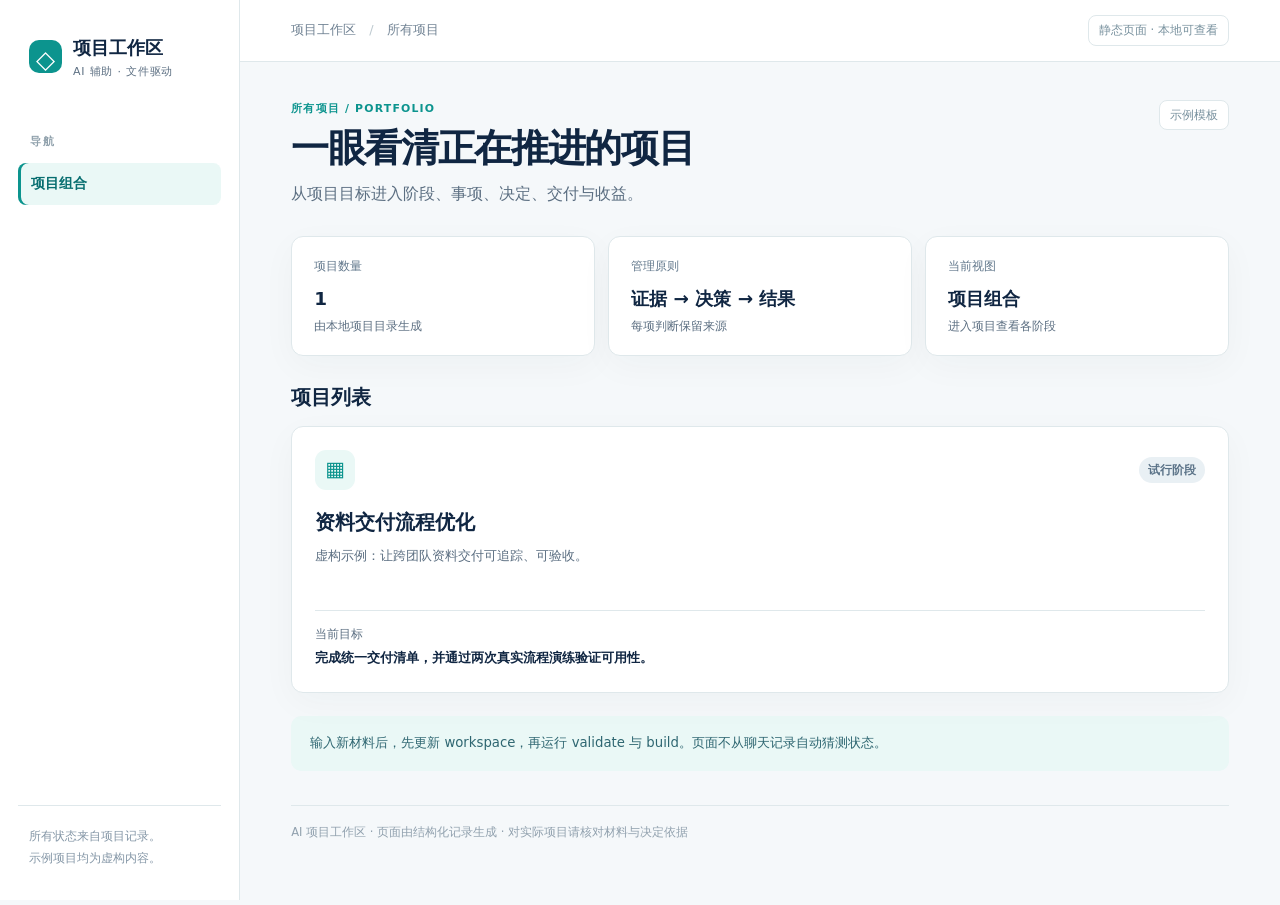
<file: site/index.html>
<!doctype html>
<html lang="zh-CN"><head><meta charset="utf-8"><meta name="viewport" content="width=device-width,initial-scale=1">
<title>一眼看清正在推进的项目 · AI 项目工作区</title><link rel="stylesheet" href="assets/style.css"></head>
<body><div class="layout"><aside class="sidebar"><a class="brand" href="index.html"><span class="brand-mark">◇</span><span>项目工作区<small>AI 辅助 · 文件驱动</small></span></a>
<div class="side-label">导航</div><nav><a href="index.html" class="active">项目组合</a></nav><div class="side-note">所有状态来自项目记录。<br>示例项目均为虚构内容。</div></aside>
<main class="main"><header class="top"><div>项目工作区 <span class="slash">/</span> 所有项目</div><span class="top-chip">静态页面 · 本地可查看</span></header>
<div class="page"><div class="hero"><div><div class="eyebrow">所有项目 / portfolio</div><h1>一眼看清正在推进的项目</h1><p>从项目目标进入阶段、事项、决定、交付与收益。</p></div><span class="demo">示例模板</span></div>
<div class="metric-grid"><div class="metric"><span>项目数量</span><strong>1</strong><small>由本地项目目录生成</small></div><div class="metric"><span>管理原则</span><strong>证据 → 决策 → 结果</strong><small>每项判断保留来源</small></div><div class="metric"><span>当前视图</span><strong>项目组合</strong><small>进入项目查看各阶段</small></div></div><h2 class="section-title">项目列表</h2><div class="project-grid"><a class="project-card" href="material-flow/index.html"><div class="project-top"><span class="project-icon">▦</span><span class="badge neutral">试行阶段</span></div><h2>资料交付流程优化</h2><p>虚构示例：让跨团队资料交付可追踪、可验收。</p><div class="project-foot"><span>当前目标</span><strong>完成统一交付清单，并通过两次真实流程演练验证可用性。</strong></div></a></div><div class="hint">输入新材料后，先更新 workspace，再运行 validate 与 build。页面不从聊天记录自动猜测状态。</div><footer>AI 项目工作区 · 页面由结构化记录生成 · 对实际项目请核对材料与决定依据</footer></div></main></div></body></html>
</file>
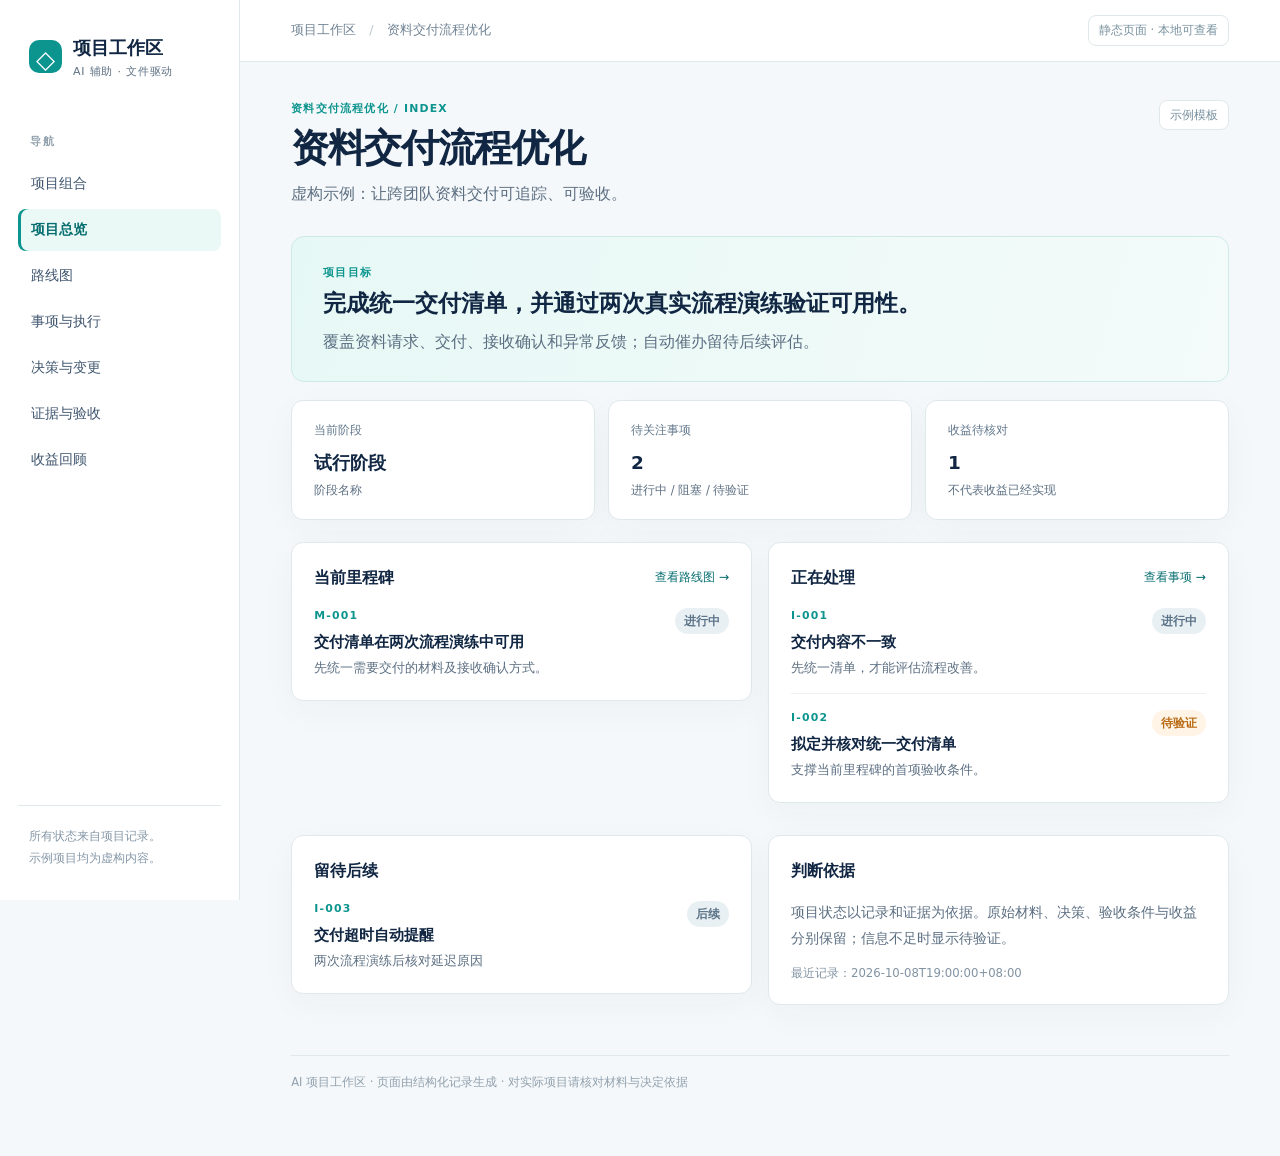
<file: site/material-flow/index.html>
<!doctype html>
<html lang="zh-CN"><head><meta charset="utf-8"><meta name="viewport" content="width=device-width,initial-scale=1">
<title>资料交付流程优化 · AI 项目工作区</title><link rel="stylesheet" href="../assets/style.css"></head>
<body><div class="layout"><aside class="sidebar"><a class="brand" href="../index.html"><span class="brand-mark">◇</span><span>项目工作区<small>AI 辅助 · 文件驱动</small></span></a>
<div class="side-label">导航</div><nav><a href="../index.html" class="">项目组合</a><a href="index.html" class="active">项目总览</a><a href="roadmap.html" class="">路线图</a><a href="work.html" class="">事项与执行</a><a href="decisions.html" class="">决策与变更</a><a href="evidence.html" class="">证据与验收</a><a href="outcomes.html" class="">收益回顾</a></nav><div class="side-note">所有状态来自项目记录。<br>示例项目均为虚构内容。</div></aside>
<main class="main"><header class="top"><div>项目工作区 <span class="slash">/</span> 资料交付流程优化</div><span class="top-chip">静态页面 · 本地可查看</span></header>
<div class="page"><div class="hero"><div><div class="eyebrow">资料交付流程优化 / index</div><h1>资料交付流程优化</h1><p>虚构示例：让跨团队资料交付可追踪、可验收。</p></div><span class="demo">示例模板</span></div>
<div class="spotlight"><div class="eyebrow">项目目标</div><h2>完成统一交付清单，并通过两次真实流程演练验证可用性。</h2><p>覆盖资料请求、交付、接收确认和异常反馈；自动催办留待后续评估。</p></div><div class="metric-grid"><div class="metric"><span>当前阶段</span><strong>试行阶段</strong><small>阶段名称</small></div><div class="metric"><span>待关注事项</span><strong>2</strong><small>进行中 / 阻塞 / 待验证</small></div><div class="metric"><span>收益待核对</span><strong>1</strong><small>不代表收益已经实现</small></div></div><div class="two-col"><section class="card"><div class="card-head"><h3>当前里程碑</h3><a href="roadmap.html">查看路线图 →</a></div><div class="stack"><article class="row"><div><small class="eyebrow">M-001</small><h3>交付清单在两次流程演练中可用</h3><p>先统一需要交付的材料及接收确认方式。</p></div><div class="row-right"><span class="badge neutral">进行中</span></div></article></div></section><section class="card"><div class="card-head"><h3>正在处理</h3><a href="work.html">查看事项 →</a></div><div class="stack"><article class="row"><div><small class="eyebrow">I-001</small><h3>交付内容不一致</h3><p>先统一清单，才能评估流程改善。</p></div><div class="row-right"><span class="badge neutral">进行中</span></div></article><article class="row"><div><small class="eyebrow">I-002</small><h3>拟定并核对统一交付清单</h3><p>支撑当前里程碑的首项验收条件。</p></div><div class="row-right"><span class="badge warn">待验证</span></div></article></div></section><section class="card"><div class="card-head"><h3>留待后续</h3></div><div class="stack"><article class="row"><div><small class="eyebrow">I-003</small><h3>交付超时自动提醒</h3><p>两次流程演练后核对延迟原因</p></div><div class="row-right"><span class="badge neutral">后续</span></div></article></div></section><section class="card"><div class="card-head"><h3>判断依据</h3></div><p class="readable">项目状态以记录和证据为依据。原始材料、决策、验收条件与收益分别保留；信息不足时显示待验证。</p><div class="quiet">最近记录：2026-10-08T19:00:00+08:00</div></section></div><footer>AI 项目工作区 · 页面由结构化记录生成 · 对实际项目请核对材料与决定依据</footer></div></main></div></body></html>
</file>
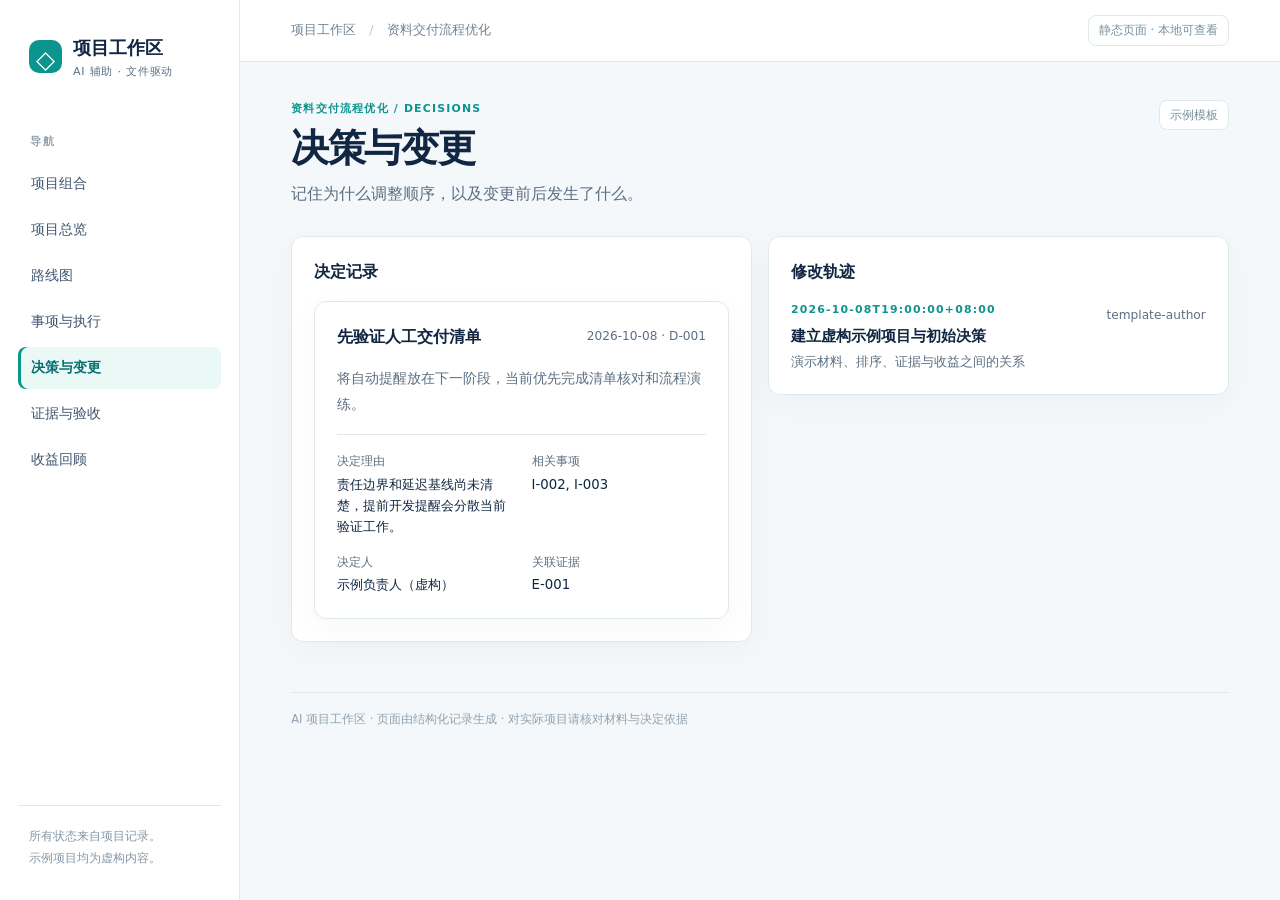
<file: site/material-flow/decisions.html>
<!doctype html>
<html lang="zh-CN"><head><meta charset="utf-8"><meta name="viewport" content="width=device-width,initial-scale=1">
<title>决策与变更 · AI 项目工作区</title><link rel="stylesheet" href="../assets/style.css"></head>
<body><div class="layout"><aside class="sidebar"><a class="brand" href="../index.html"><span class="brand-mark">◇</span><span>项目工作区<small>AI 辅助 · 文件驱动</small></span></a>
<div class="side-label">导航</div><nav><a href="../index.html" class="">项目组合</a><a href="index.html" class="">项目总览</a><a href="roadmap.html" class="">路线图</a><a href="work.html" class="">事项与执行</a><a href="decisions.html" class="active">决策与变更</a><a href="evidence.html" class="">证据与验收</a><a href="outcomes.html" class="">收益回顾</a></nav><div class="side-note">所有状态来自项目记录。<br>示例项目均为虚构内容。</div></aside>
<main class="main"><header class="top"><div>项目工作区 <span class="slash">/</span> 资料交付流程优化</div><span class="top-chip">静态页面 · 本地可查看</span></header>
<div class="page"><div class="hero"><div><div class="eyebrow">资料交付流程优化 / decisions</div><h1>决策与变更</h1><p>记住为什么调整顺序，以及变更前后发生了什么。</p></div><span class="demo">示例模板</span></div>
<div class="two-col"><section class="card"><div class="card-head"><h3>决定记录</h3></div><div class="stack"><section class="card"><div class="card-head"><h3>先验证人工交付清单</h3><small>2026-10-08 · D-001</small></div><p class="readable">将自动提醒放在下一阶段，当前优先完成清单核对和流程演练。</p><div class="divider"></div><div class="detail-grid"><div><small>决定理由</small><span>责任边界和延迟基线尚未清楚，提前开发提醒会分散当前验证工作。</span></div><div><small>相关事项</small><span>I-002, I-003</span></div><div><small>决定人</small><span>示例负责人（虚构）</span></div><div><small>关联证据</small><span>E-001</span></div></div></section></div></section><section class="card"><div class="card-head"><h3>修改轨迹</h3></div><div class="stack"><article class="row"><div><small class="eyebrow">2026-10-08T19:00:00+08:00</small><h3>建立虚构示例项目与初始决策</h3><p>演示材料、排序、证据与收益之间的关系</p></div><div class="row-right"><small>template-author</small></div></article></div></section></div><footer>AI 项目工作区 · 页面由结构化记录生成 · 对实际项目请核对材料与决定依据</footer></div></main></div></body></html>
</file>
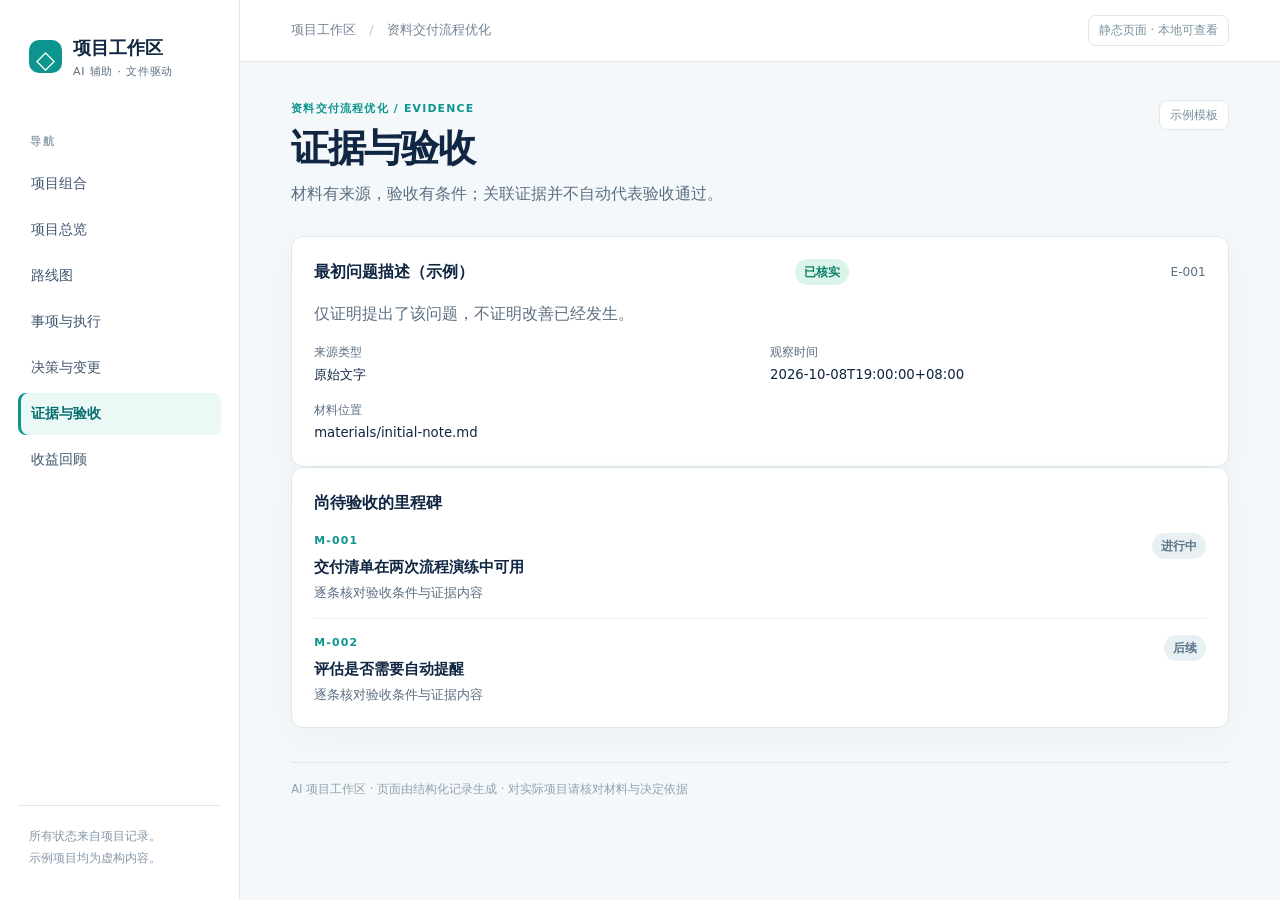
<file: site/material-flow/evidence.html>
<!doctype html>
<html lang="zh-CN"><head><meta charset="utf-8"><meta name="viewport" content="width=device-width,initial-scale=1">
<title>证据与验收 · AI 项目工作区</title><link rel="stylesheet" href="../assets/style.css"></head>
<body><div class="layout"><aside class="sidebar"><a class="brand" href="../index.html"><span class="brand-mark">◇</span><span>项目工作区<small>AI 辅助 · 文件驱动</small></span></a>
<div class="side-label">导航</div><nav><a href="../index.html" class="">项目组合</a><a href="index.html" class="">项目总览</a><a href="roadmap.html" class="">路线图</a><a href="work.html" class="">事项与执行</a><a href="decisions.html" class="">决策与变更</a><a href="evidence.html" class="active">证据与验收</a><a href="outcomes.html" class="">收益回顾</a></nav><div class="side-note">所有状态来自项目记录。<br>示例项目均为虚构内容。</div></aside>
<main class="main"><header class="top"><div>项目工作区 <span class="slash">/</span> 资料交付流程优化</div><span class="top-chip">静态页面 · 本地可查看</span></header>
<div class="page"><div class="hero"><div><div class="eyebrow">资料交付流程优化 / evidence</div><h1>证据与验收</h1><p>材料有来源，验收有条件；关联证据并不自动代表验收通过。</p></div><span class="demo">示例模板</span></div>
<div class="stack"><section class="card"><div class="card-head"><h3>最初问题描述（示例）</h3><span class="badge good">已核实</span> <small>E-001</small></div><p>仅证明提出了该问题，不证明改善已经发生。</p><div class="detail-grid"><div><small>来源类型</small><span>原始文字</span></div><div><small>观察时间</small><span>2026-10-08T19:00:00+08:00</span></div><div><small>材料位置</small><span>materials/initial-note.md</span></div></div></section></div><section class="card"><div class="card-head"><h3>尚待验收的里程碑</h3></div><div class="stack"><article class="row"><div><small class="eyebrow">M-001</small><h3>交付清单在两次流程演练中可用</h3><p>逐条核对验收条件与证据内容</p></div><div class="row-right"><span class="badge neutral">进行中</span></div></article><article class="row"><div><small class="eyebrow">M-002</small><h3>评估是否需要自动提醒</h3><p>逐条核对验收条件与证据内容</p></div><div class="row-right"><span class="badge neutral">后续</span></div></article></div></section><footer>AI 项目工作区 · 页面由结构化记录生成 · 对实际项目请核对材料与决定依据</footer></div></main></div></body></html>
</file>
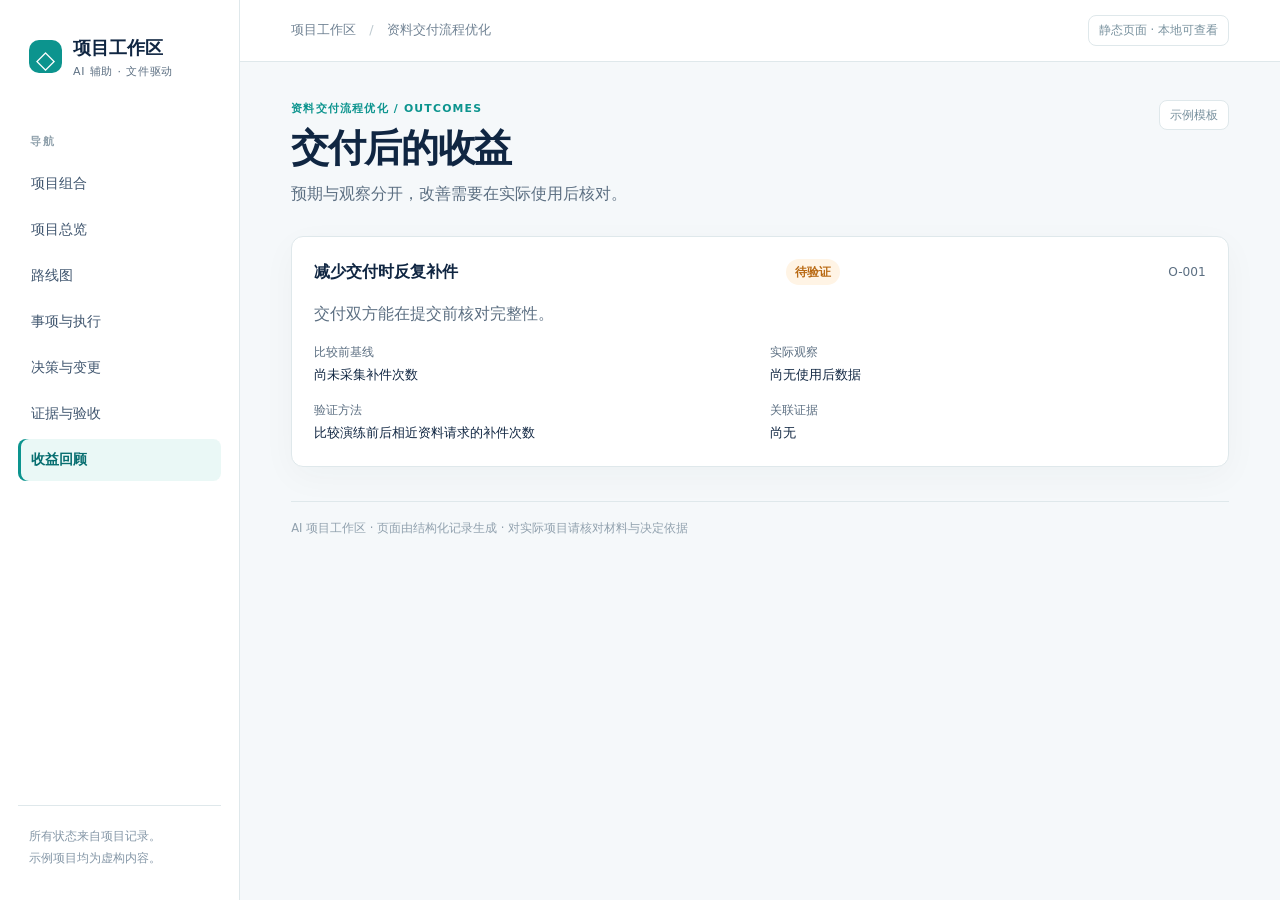
<file: site/material-flow/outcomes.html>
<!doctype html>
<html lang="zh-CN"><head><meta charset="utf-8"><meta name="viewport" content="width=device-width,initial-scale=1">
<title>交付后的收益 · AI 项目工作区</title><link rel="stylesheet" href="../assets/style.css"></head>
<body><div class="layout"><aside class="sidebar"><a class="brand" href="../index.html"><span class="brand-mark">◇</span><span>项目工作区<small>AI 辅助 · 文件驱动</small></span></a>
<div class="side-label">导航</div><nav><a href="../index.html" class="">项目组合</a><a href="index.html" class="">项目总览</a><a href="roadmap.html" class="">路线图</a><a href="work.html" class="">事项与执行</a><a href="decisions.html" class="">决策与变更</a><a href="evidence.html" class="">证据与验收</a><a href="outcomes.html" class="active">收益回顾</a></nav><div class="side-note">所有状态来自项目记录。<br>示例项目均为虚构内容。</div></aside>
<main class="main"><header class="top"><div>项目工作区 <span class="slash">/</span> 资料交付流程优化</div><span class="top-chip">静态页面 · 本地可查看</span></header>
<div class="page"><div class="hero"><div><div class="eyebrow">资料交付流程优化 / outcomes</div><h1>交付后的收益</h1><p>预期与观察分开，改善需要在实际使用后核对。</p></div><span class="demo">示例模板</span></div>
<div class="stack"><section class="card"><div class="card-head"><h3>减少交付时反复补件</h3><span class="badge warn">待验证</span> <small>O-001</small></div><p>交付双方能在提交前核对完整性。</p><div class="detail-grid"><div><small>比较前基线</small><span>尚未采集补件次数</span></div><div><small>实际观察</small><span>尚无使用后数据</span></div><div><small>验证方法</small><span>比较演练前后相近资料请求的补件次数</span></div><div><small>关联证据</small><span>尚无</span></div></div></section></div><footer>AI 项目工作区 · 页面由结构化记录生成 · 对实际项目请核对材料与决定依据</footer></div></main></div></body></html>
</file>
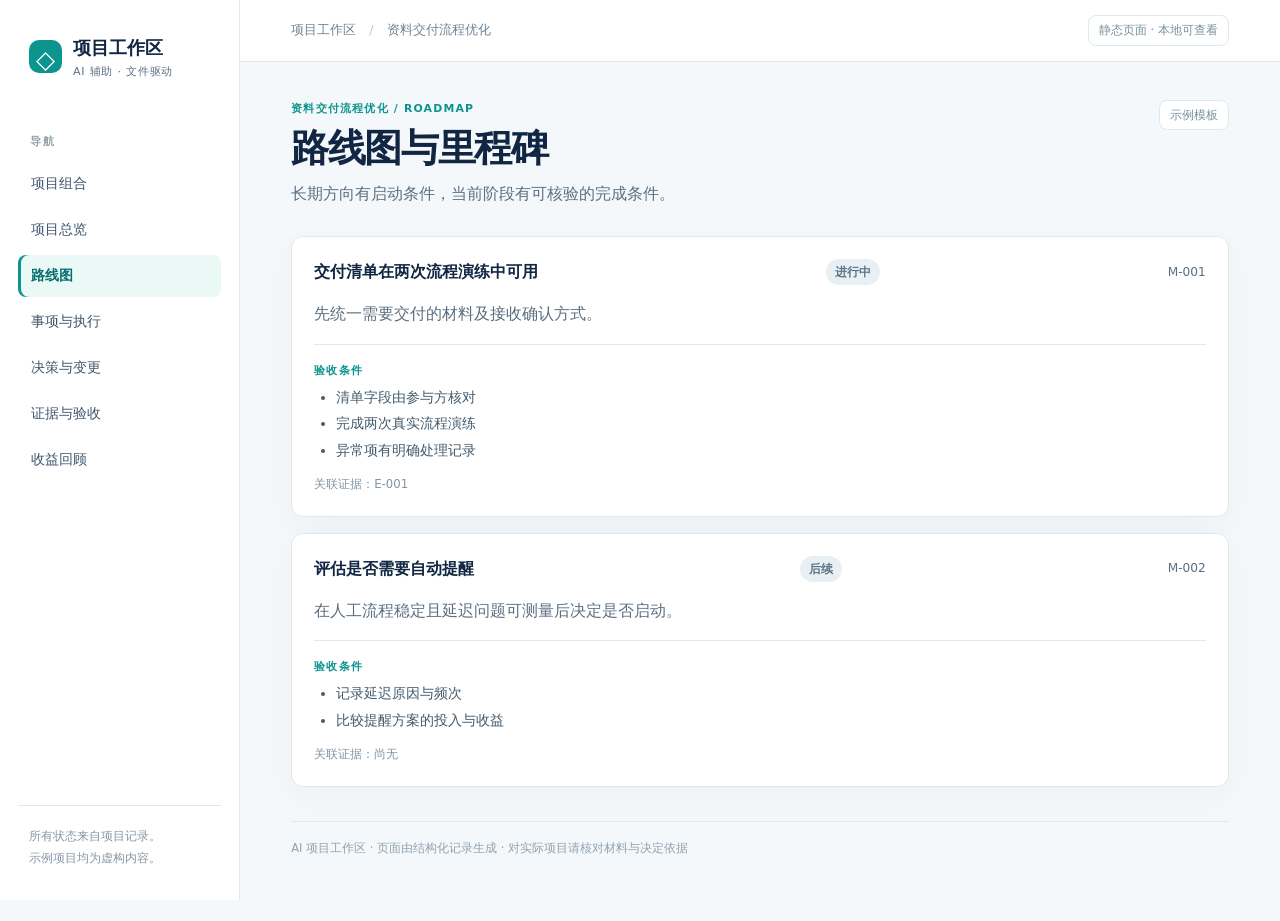
<file: site/material-flow/roadmap.html>
<!doctype html>
<html lang="zh-CN"><head><meta charset="utf-8"><meta name="viewport" content="width=device-width,initial-scale=1">
<title>路线图与里程碑 · AI 项目工作区</title><link rel="stylesheet" href="../assets/style.css"></head>
<body><div class="layout"><aside class="sidebar"><a class="brand" href="../index.html"><span class="brand-mark">◇</span><span>项目工作区<small>AI 辅助 · 文件驱动</small></span></a>
<div class="side-label">导航</div><nav><a href="../index.html" class="">项目组合</a><a href="index.html" class="">项目总览</a><a href="roadmap.html" class="active">路线图</a><a href="work.html" class="">事项与执行</a><a href="decisions.html" class="">决策与变更</a><a href="evidence.html" class="">证据与验收</a><a href="outcomes.html" class="">收益回顾</a></nav><div class="side-note">所有状态来自项目记录。<br>示例项目均为虚构内容。</div></aside>
<main class="main"><header class="top"><div>项目工作区 <span class="slash">/</span> 资料交付流程优化</div><span class="top-chip">静态页面 · 本地可查看</span></header>
<div class="page"><div class="hero"><div><div class="eyebrow">资料交付流程优化 / roadmap</div><h1>路线图与里程碑</h1><p>长期方向有启动条件，当前阶段有可核验的完成条件。</p></div><span class="demo">示例模板</span></div>
<div class="stack"><section class="card"><div class="card-head"><h3>交付清单在两次流程演练中可用</h3><span class="badge neutral">进行中</span> <small>M-001</small></div><p>先统一需要交付的材料及接收确认方式。</p><div class="divider"></div><div class="eyebrow">验收条件</div><ul><li>清单字段由参与方核对</li><li>完成两次真实流程演练</li><li>异常项有明确处理记录</li></ul><div class="quiet">关联证据：E-001</div></section><section class="card"><div class="card-head"><h3>评估是否需要自动提醒</h3><span class="badge neutral">后续</span> <small>M-002</small></div><p>在人工流程稳定且延迟问题可测量后决定是否启动。</p><div class="divider"></div><div class="eyebrow">验收条件</div><ul><li>记录延迟原因与频次</li><li>比较提醒方案的投入与收益</li></ul><div class="quiet">关联证据：尚无</div></section></div><footer>AI 项目工作区 · 页面由结构化记录生成 · 对实际项目请核对材料与决定依据</footer></div></main></div></body></html>
</file>
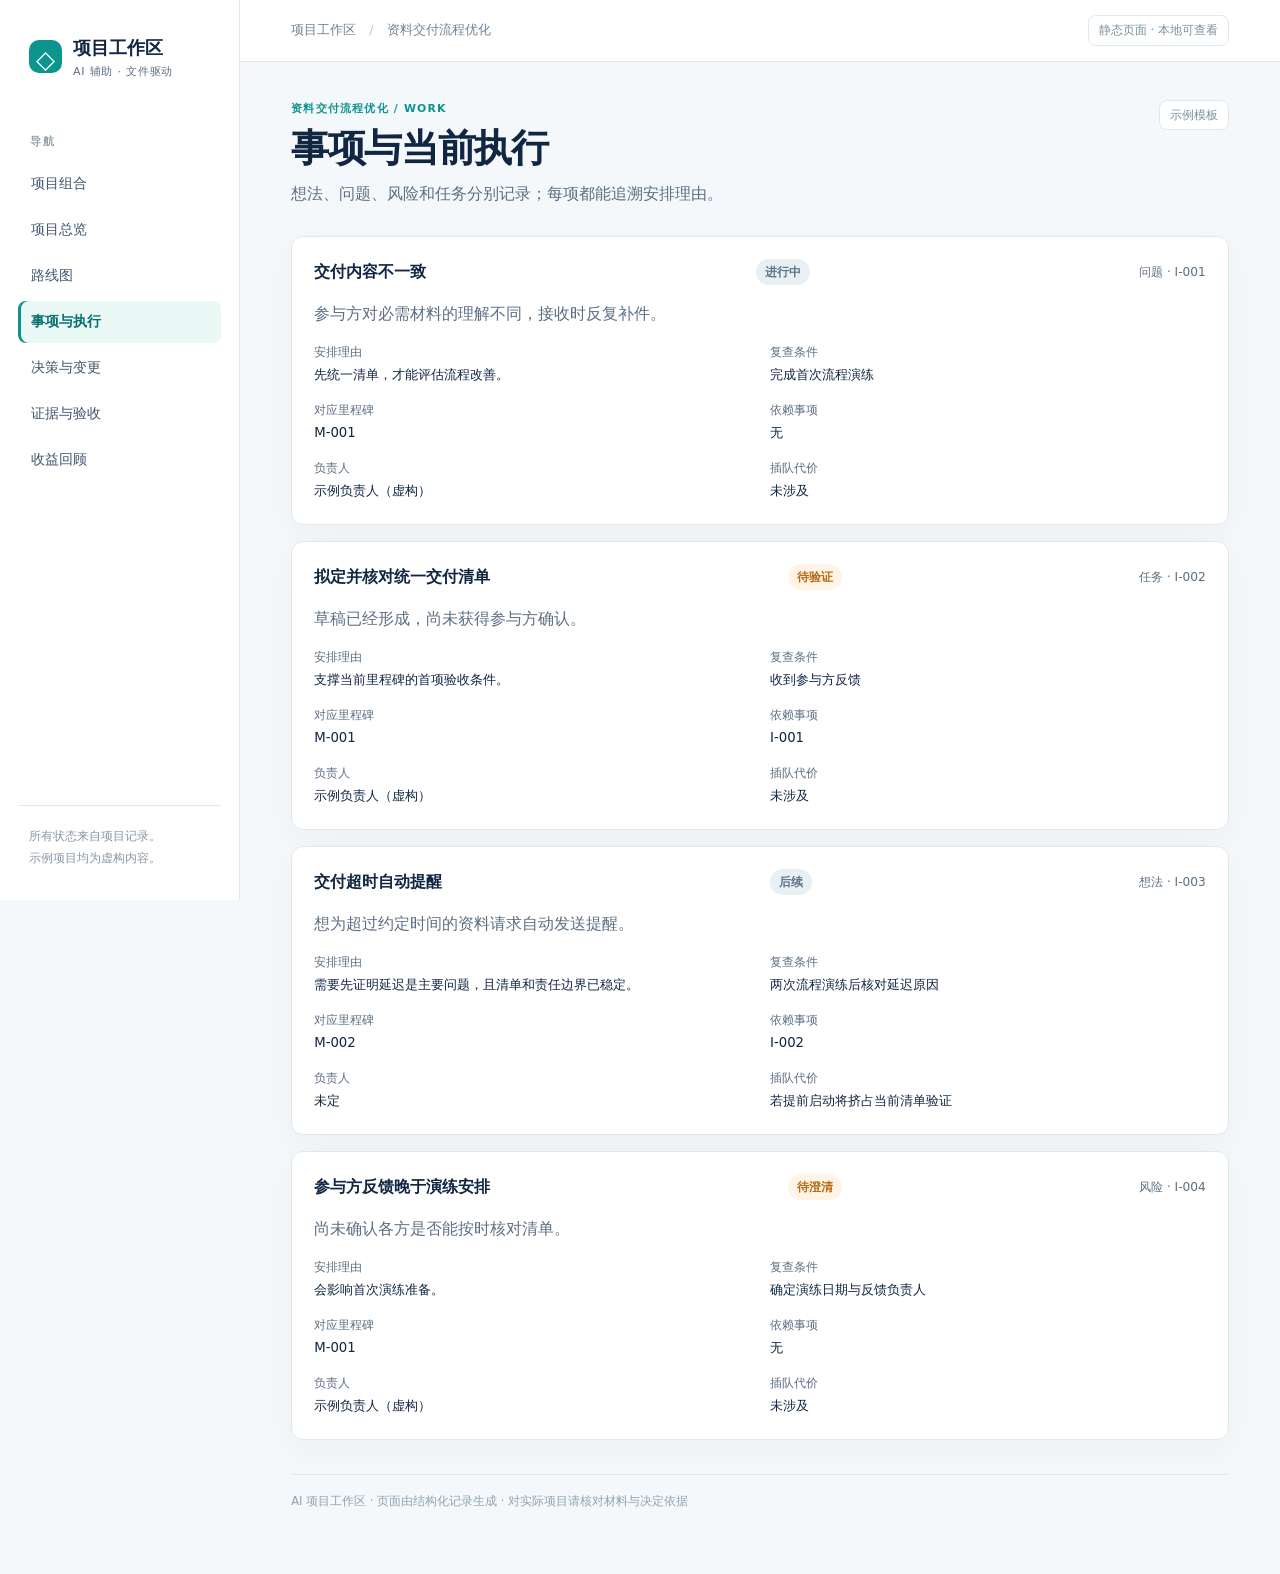
<file: site/material-flow/work.html>
<!doctype html>
<html lang="zh-CN"><head><meta charset="utf-8"><meta name="viewport" content="width=device-width,initial-scale=1">
<title>事项与当前执行 · AI 项目工作区</title><link rel="stylesheet" href="../assets/style.css"></head>
<body><div class="layout"><aside class="sidebar"><a class="brand" href="../index.html"><span class="brand-mark">◇</span><span>项目工作区<small>AI 辅助 · 文件驱动</small></span></a>
<div class="side-label">导航</div><nav><a href="../index.html" class="">项目组合</a><a href="index.html" class="">项目总览</a><a href="roadmap.html" class="">路线图</a><a href="work.html" class="active">事项与执行</a><a href="decisions.html" class="">决策与变更</a><a href="evidence.html" class="">证据与验收</a><a href="outcomes.html" class="">收益回顾</a></nav><div class="side-note">所有状态来自项目记录。<br>示例项目均为虚构内容。</div></aside>
<main class="main"><header class="top"><div>项目工作区 <span class="slash">/</span> 资料交付流程优化</div><span class="top-chip">静态页面 · 本地可查看</span></header>
<div class="page"><div class="hero"><div><div class="eyebrow">资料交付流程优化 / work</div><h1>事项与当前执行</h1><p>想法、问题、风险和任务分别记录；每项都能追溯安排理由。</p></div><span class="demo">示例模板</span></div>
<div class="stack"><section class="card"><div class="card-head"><h3>交付内容不一致</h3><span class="badge neutral">进行中</span> <small>问题 · I-001</small></div><p>参与方对必需材料的理解不同，接收时反复补件。</p><div class="detail-grid"><div><small>安排理由</small><span>先统一清单，才能评估流程改善。</span></div><div><small>复查条件</small><span>完成首次流程演练</span></div><div><small>对应里程碑</small><span>M-001</span></div><div><small>依赖事项</small><span>无</span></div><div><small>负责人</small><span>示例负责人（虚构）</span></div><div><small>插队代价</small><span>未涉及</span></div></div></section><section class="card"><div class="card-head"><h3>拟定并核对统一交付清单</h3><span class="badge warn">待验证</span> <small>任务 · I-002</small></div><p>草稿已经形成，尚未获得参与方确认。</p><div class="detail-grid"><div><small>安排理由</small><span>支撑当前里程碑的首项验收条件。</span></div><div><small>复查条件</small><span>收到参与方反馈</span></div><div><small>对应里程碑</small><span>M-001</span></div><div><small>依赖事项</small><span>I-001</span></div><div><small>负责人</small><span>示例负责人（虚构）</span></div><div><small>插队代价</small><span>未涉及</span></div></div></section><section class="card"><div class="card-head"><h3>交付超时自动提醒</h3><span class="badge neutral">后续</span> <small>想法 · I-003</small></div><p>想为超过约定时间的资料请求自动发送提醒。</p><div class="detail-grid"><div><small>安排理由</small><span>需要先证明延迟是主要问题，且清单和责任边界已稳定。</span></div><div><small>复查条件</small><span>两次流程演练后核对延迟原因</span></div><div><small>对应里程碑</small><span>M-002</span></div><div><small>依赖事项</small><span>I-002</span></div><div><small>负责人</small><span>未定</span></div><div><small>插队代价</small><span>若提前启动将挤占当前清单验证</span></div></div></section><section class="card"><div class="card-head"><h3>参与方反馈晚于演练安排</h3><span class="badge warn">待澄清</span> <small>风险 · I-004</small></div><p>尚未确认各方是否能按时核对清单。</p><div class="detail-grid"><div><small>安排理由</small><span>会影响首次演练准备。</span></div><div><small>复查条件</small><span>确定演练日期与反馈负责人</span></div><div><small>对应里程碑</small><span>M-001</span></div><div><small>依赖事项</small><span>无</span></div><div><small>负责人</small><span>示例负责人（虚构）</span></div><div><small>插队代价</small><span>未涉及</span></div></div></section></div><footer>AI 项目工作区 · 页面由结构化记录生成 · 对实际项目请核对材料与决定依据</footer></div></main></div></body></html>
</file>
<file: site/assets/style.css>
:root{--ink:#102642;--muted:#5c6f82;--accent:#0c948e;--accent-dark:#076e70;--surface:#fff;--bg:#f5f8fa;--line:#dfe8eb;--orange:#b96a14;--orange-bg:#fff4e5;--teal-bg:#eaf8f6;--shadow:0 10px 35px rgba(23,52,70,.035)}
*{box-sizing:border-box}body{margin:0;background:var(--bg);color:var(--ink);font-family:Inter,"Noto Sans SC","Microsoft YaHei",system-ui,sans-serif;line-height:1.58}a{color:var(--accent-dark);text-decoration:none}a:hover{text-decoration:underline}h1,h2,h3,p{margin-top:0}h1{font-size:clamp(1.8rem,3vw,2.7rem);line-height:1.24;letter-spacing:-.035em;margin-bottom:9px}h2{font-size:1.24rem;line-height:1.4}h3{font-size:1.02rem;margin-bottom:6px}p{color:var(--muted);margin-bottom:0}small{font-size:.76rem;color:var(--muted)}.layout{display:grid;grid-template-columns:240px minmax(0,1fr);min-height:100vh}.sidebar{background:#fff;border-right:1px solid var(--line);padding:30px 18px;position:sticky;top:0;height:100vh;display:flex;flex-direction:column}.brand{display:flex;align-items:center;gap:11px;color:var(--ink);font-weight:780;font-size:1.15rem;padding:3px 11px}.brand:hover{text-decoration:none}.brand small{display:block;font-weight:400;font-size:.69rem;letter-spacing:.07em;margin-top:1px}.brand-mark{display:grid;place-items:center;width:33px;height:33px;border-radius:10px;background:var(--accent);color:#fff;font-size:1.55rem}.side-label{font-size:.7rem;letter-spacing:.17em;color:#90a1ac;font-weight:700;margin:49px 12px 13px}nav{display:flex;flex-direction:column;gap:4px}nav a{padding:10px 13px;color:#40566f;border-radius:8px;font-size:.87rem}nav a:hover,nav a.active{background:var(--teal-bg);color:var(--accent-dark);text-decoration:none}nav a.active{font-weight:700;box-shadow:inset 3px 0 var(--accent)}.side-note{margin-top:auto;border-top:1px solid var(--line);padding:20px 11px 0;color:#8597a7;font-size:.72rem;line-height:1.9}.main{min-width:0}.top{height:62px;background:#fff;border-bottom:1px solid var(--line);display:flex;align-items:center;justify-content:space-between;padding:0 4vw;font-size:.8rem;color:#718394}.slash{margin:0 9px;color:#bdc9cf}.top-chip,.demo{font-size:.72rem;color:#78919e;border:1px solid var(--line);border-radius:8px;padding:5px 10px;background:#fff}.page{max-width:1480px;padding:38px 4vw 64px;margin:auto}.hero{display:flex;justify-content:space-between;align-items:flex-start;gap:20px;margin-bottom:30px}.hero>div>p{font-size:1rem}.eyebrow{text-transform:uppercase;letter-spacing:.11em;font-weight:700;font-size:.68rem;color:var(--accent);display:block;margin-bottom:7px}.demo{white-space:nowrap}.spotlight{background:linear-gradient(105deg,#e6f8f5,#f4fbfa);border:1px solid #ccebe7;border-radius:13px;padding:27px 31px;margin-bottom:18px}.spotlight h2{font-size:1.42rem;margin-bottom:9px;max-width:900px}.metric-grid{display:grid;grid-template-columns:repeat(3,minmax(0,1fr));gap:13px;margin-bottom:22px}.metric,.card,.project-card{background:var(--surface);border:1px solid var(--line);box-shadow:var(--shadow);border-radius:12px}.metric{padding:19px 22px;min-height:120px}.metric span,.metric strong,.metric small{display:block}.metric span{font-size:.78rem;color:#62788c}.metric strong{font-size:1.15rem;margin:8px 0 4px}.metric small{font-size:.72rem}.two-col{display:grid;grid-template-columns:1fr 1fr;gap:16px;align-items:start}.card{padding:22px;margin-bottom:16px;min-width:0}.card-head{display:flex;align-items:center;justify-content:space-between;gap:14px;margin-bottom:16px}.card-head h3{margin:0}.card-head a{font-size:.77rem}.card>p{margin:4px 0 12px}.stack>.card:last-child{margin-bottom:0}.row{display:flex;justify-content:space-between;gap:18px;border-top:1px solid #edf1f3;padding:15px 0}.row:first-child{border-top:0;padding-top:0}.row:last-child{padding-bottom:0}.row h3{font-size:.94rem;margin:0 0 3px}.row p{font-size:.79rem;line-height:1.6}.row-right{text-align:right;white-space:nowrap}.row-right small{display:block;margin-top:5px}.badge{display:inline-flex;padding:4px 9px;border-radius:999px;background:#e9f0f4;color:#5b7388;font-size:.72rem;font-weight:700;white-space:nowrap}.badge.good{background:#dbf5eb;color:#087e64}.badge.warn{background:var(--orange-bg);color:var(--orange)}.project-grid{display:grid;grid-template-columns:repeat(auto-fit,minmax(280px,1fr));gap:16px}.project-card{padding:23px;color:inherit;display:block;transition:transform .15s,box-shadow .15s}.project-card:hover{text-decoration:none;transform:translateY(-2px);box-shadow:0 14px 32px rgba(23,52,70,.1)}.project-top{display:flex;justify-content:space-between;align-items:center;margin-bottom:19px}.project-icon{display:grid;place-items:center;width:40px;height:40px;border-radius:11px;background:var(--teal-bg);color:var(--accent);font-size:1.3rem}.project-card h2{margin:0 0 8px}.project-card p{font-size:.84rem;min-height:45px}.project-foot{border-top:1px solid var(--line);margin-top:20px;padding-top:14px}.project-foot span,.project-foot strong{display:block}.project-foot span{font-size:.72rem;color:var(--muted)}.project-foot strong{font-size:.83rem;margin-top:5px}.section-title{margin:28px 0 14px}.detail-grid{display:grid;grid-template-columns:repeat(2,minmax(0,1fr));gap:15px 20px;margin-top:16px}.detail-grid small,.detail-grid span{display:block}.detail-grid small{margin-bottom:3px}.detail-grid span{font-size:.83rem;overflow-wrap:anywhere}.divider{height:1px;background:var(--line);margin:17px 0}.card ul{padding-left:22px;margin:8px 0 14px;color:#425b6d;font-size:.85rem}.card li+li{margin-top:5px}.quiet{font-size:.73rem;color:#8293a2;margin-top:10px}.readable{font-size:.9rem;line-height:1.8}.hint{padding:17px 19px;background:var(--teal-bg);color:#2e6671;border-radius:10px;font-size:.83rem;margin-top:23px}.empty{color:#9aa8b3;font-size:.84rem;padding:15px 0}footer{margin-top:34px;border-top:1px solid var(--line);padding-top:17px;color:#91a1ae;font-size:.72rem}@media(max-width:980px){.layout{grid-template-columns:1fr}.sidebar{height:auto;position:static;padding:17px 4vw}.side-label,.side-note{display:none}nav{margin-top:15px;flex-direction:row;overflow:auto;white-space:nowrap}nav a.active{box-shadow:inset 0 -3px var(--accent)}.top{height:52px}.page{padding-top:25px}}@media(max-width:650px){.metric-grid,.two-col,.detail-grid{grid-template-columns:1fr}.hero{display:block}.hero .demo{display:inline-block;margin-top:15px}.metric{min-height:unset}.spotlight{padding:21px}.row{flex-direction:column}.row-right{text-align:left}.top-chip{display:none}}@media print{.layout{display:block}.sidebar,.top,.demo{display:none}.page{padding:0}.card,.metric,.spotlight{break-inside:avoid;box-shadow:none}}
</file>
